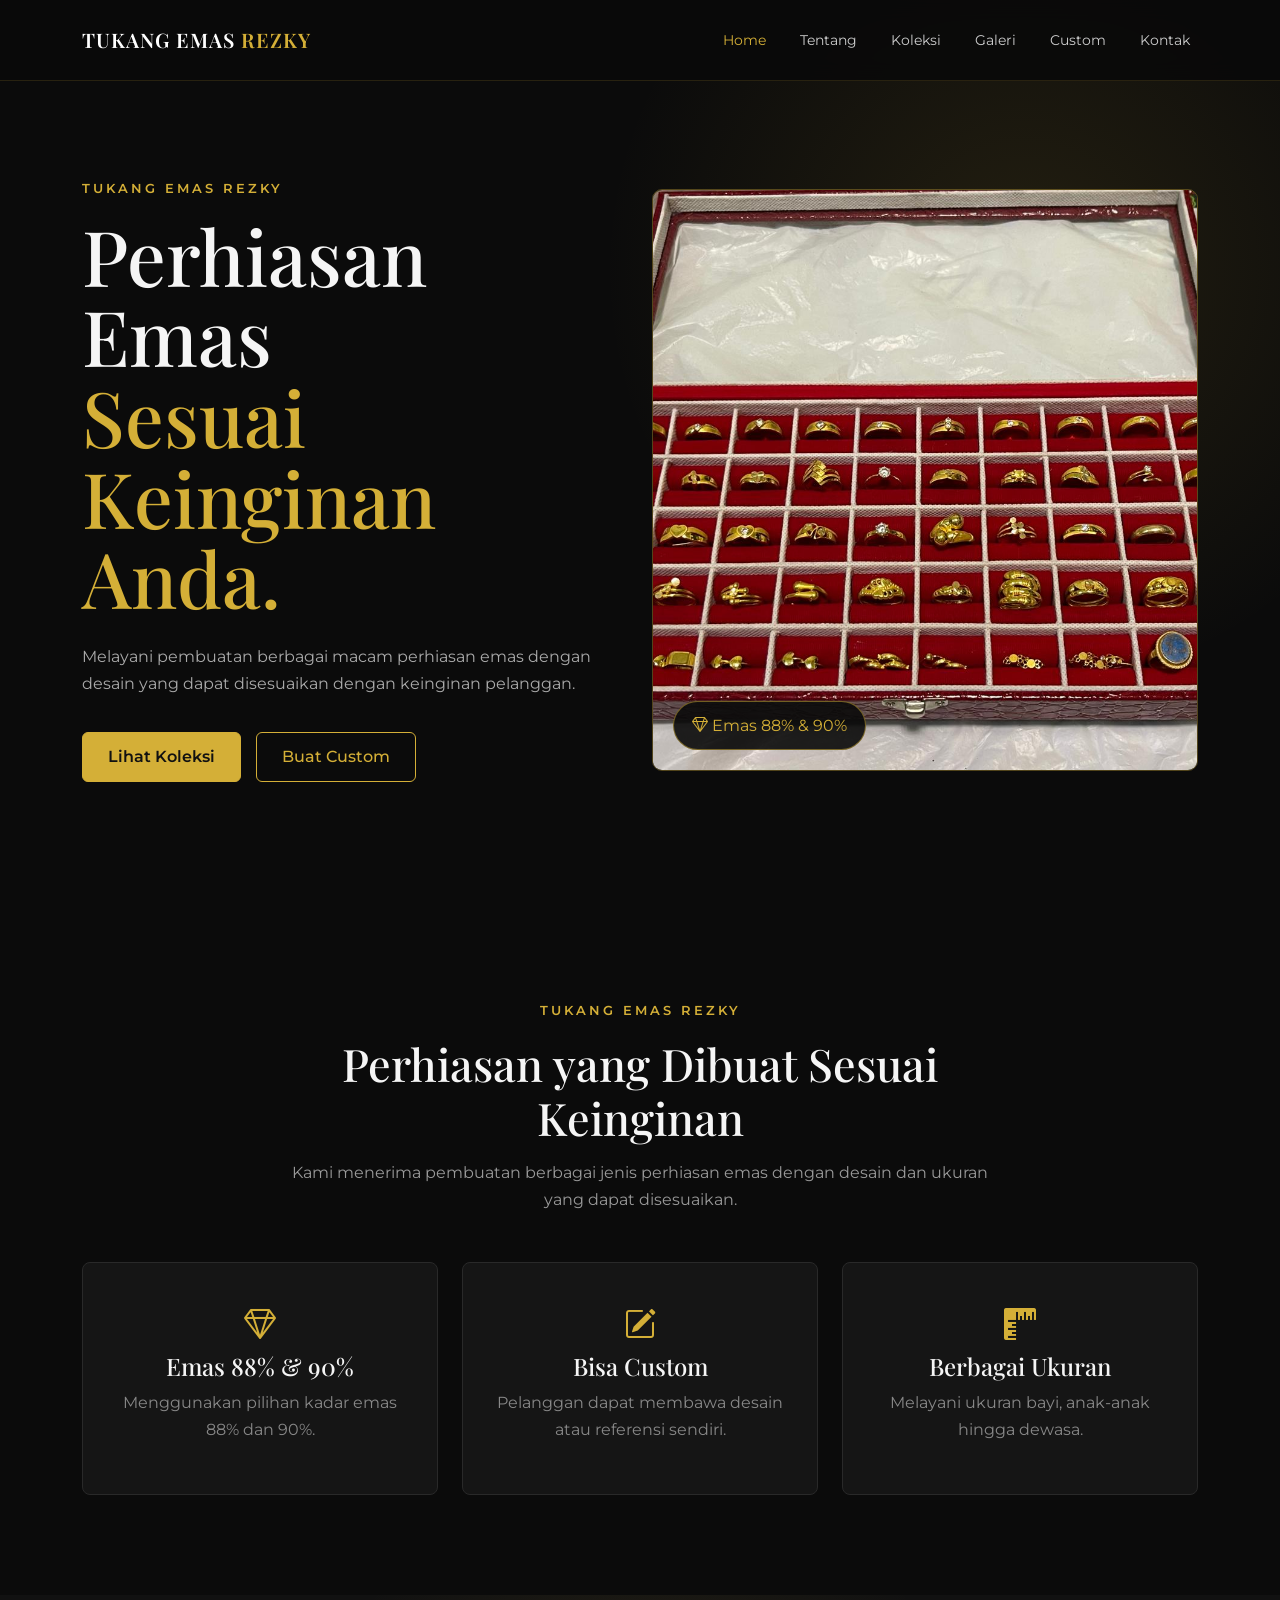
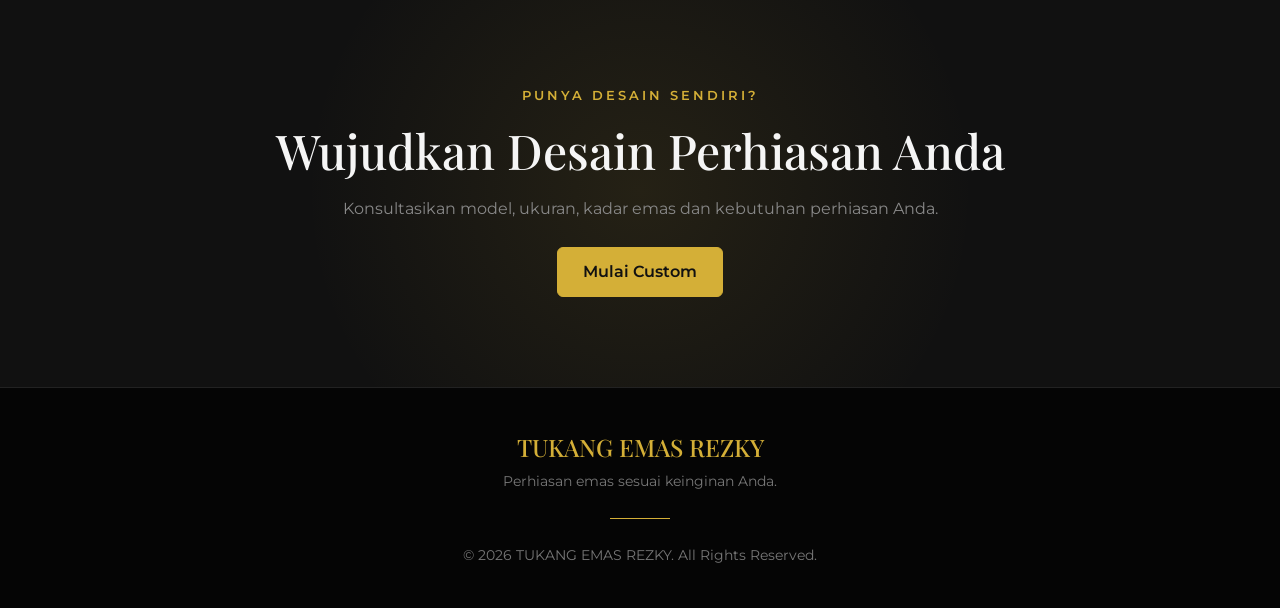
<file: index.html>
<!DOCTYPE html>
<html lang="id">
<head>
    <meta charset="UTF-8">
    <meta name="viewport" content="width=device-width, initial-scale=1.0">

    <title>TUKANG EMAS REZKY | Beranda</title>

    <link href="https://cdn.jsdelivr.net/npm/bootstrap@5.3.3/dist/css/bootstrap.min.css" rel="stylesheet">

    <link rel="stylesheet" href="https://cdn.jsdelivr.net/npm/bootstrap-icons@1.11.3/font/bootstrap-icons.min.css">

    <link href="https://fonts.googleapis.com/css2?family=Montserrat:wght@300;400;500;600;700&family=Playfair+Display:wght@500;600;700&display=swap" rel="stylesheet">

    <link rel="stylesheet" href="style.css">
</head>

<body>

<!-- NAVBAR -->
<nav class="navbar navbar-expand-lg fixed-top">

    <div class="container">

        <a class="navbar-brand"
           href="index.html">

            TUKANG EMAS
            <span class="brand-gold">REZKY</span>

        </a>


        <button class="navbar-toggler"
                type="button"
                data-bs-toggle="collapse"
                data-bs-target="#navbarNav">

            <span class="navbar-toggler-icon"></span>

        </button>


        <div class="collapse navbar-collapse"
             id="navbarNav">

            <ul class="navbar-nav ms-auto">

                <li class="nav-item">
                    <a class="nav-link active"
                       href="index.html">
                        Home
                    </a>
                </li>

                <li class="nav-item">
                    <a class="nav-link"
                       href="tentang.html">
                        Tentang
                    </a>
                </li>

                <li class="nav-item">
                    <a class="nav-link"
                       href="koleksi.html">
                        Koleksi
                    </a>
                </li>

                <li class="nav-item">
                    <a class="nav-link"
                       href="galeri.html">
                        Galeri
                    </a>
                </li>

                <li class="nav-item">
                    <a class="nav-link"
                       href="estimasi.html">
                        Custom
                    </a>
                </li>

                <li class="nav-item">
                    <a class="nav-link"
                       href="kontak.html">
                        Kontak
                    </a>
                </li>

            </ul>

        </div>

    </div>

</nav>


<!-- HERO -->
<section class="hero">

    <div class="container">

        <div class="row align-items-center">

            <div class="col-lg-6 hero-content">

                <p class="small-title">
                    TUKANG EMAS REZKY
                </p>

                <h1>
                    Perhiasan Emas
                    <span>Sesuai Keinginan Anda.</span>
                </h1>

                <p class="hero-text">
                    Melayani pembuatan berbagai macam perhiasan emas
                    dengan desain yang dapat disesuaikan dengan
                    keinginan pelanggan.
                </p>

                <div class="hero-buttons">

                    <a href="koleksi.html" class="btn btn-gold">
                        Lihat Koleksi
                    </a>

                    <a href="estimasi.html" class="btn btn-outline-gold">
                        Buat Custom
                    </a>

                </div>

            </div>


            <div class="col-lg-6">

                <div class="hero-image">

                    <img src="images/index.jpeg" alt="Perhiasan emas TUKANG EMAS REZKY">

                    <div class="hero-badge">
                        <i class="bi bi-gem"></i>
                        Emas 88% & 90%
                    </div>

                </div>

            </div>

        </div>

    </div>

</section>


<!-- PENGENALAN -->
<section class="section">

    <div class="container">

        <div class="section-heading text-center">

            <p class="small-title">
                TUKANG EMAS REZKY
            </p>

            <h2>
                Perhiasan yang Dibuat Sesuai Keinginan
            </h2>

            <p>
                Kami menerima pembuatan berbagai jenis perhiasan
                emas dengan desain dan ukuran yang dapat disesuaikan.
            </p>

        </div>


        <div class="row g-4 mt-4">

            <div class="col-md-4">

                <div class="home-feature">

                    <i class="bi bi-gem"></i>

                    <h4>
                        Emas 88% & 90%
                    </h4>

                    <p>
                        Menggunakan pilihan kadar emas 88% dan 90%.
                    </p>

                </div>

            </div>


            <div class="col-md-4">

                <div class="home-feature">

                    <i class="bi bi-pencil-square"></i>

                    <h4>
                        Bisa Custom
                    </h4>

                    <p>
                        Pelanggan dapat membawa desain atau
                        referensi sendiri.
                    </p>

                </div>

            </div>


            <div class="col-md-4">

                <div class="home-feature">

                    <i class="bi bi-rulers"></i>

                    <h4>
                        Berbagai Ukuran
                    </h4>

                    <p>
                        Melayani ukuran bayi, anak-anak hingga dewasa.
                    </p>

                </div>

            </div>

        </div>

    </div>

</section>


<!-- CTA -->
<section class="cta-section">

    <div class="container text-center">

        <p class="small-title">
            PUNYA DESAIN SENDIRI?
        </p>

        <h2>
            Wujudkan Desain Perhiasan Anda
        </h2>

        <p>
            Konsultasikan model, ukuran, kadar emas dan kebutuhan
            perhiasan Anda.
        </p>

        <a href="estimasi.html" class="btn btn-gold">
            Mulai Custom
        </a>

    </div>

</section>


<!-- FOOTER -->
<footer>

    <div class="container text-center">

        <h4>TUKANG EMAS REZKY</h4>

        <p>
            Perhiasan emas sesuai keinginan Anda.
        </p>

        <div class="footer-line"></div>

        <p class="copyright">
            © 2026 TUKANG EMAS REZKY. All Rights Reserved.
        </p>

    </div>

</footer>


<script src="https://cdn.jsdelivr.net/npm/bootstrap@5.3.3/dist/js/bootstrap.bundle.min.js"></script>

<script src="https://code.jquery.com/jquery-3.7.1.min.js"></script>

<script src="script.js"></script>

</body>
</html>
</file>
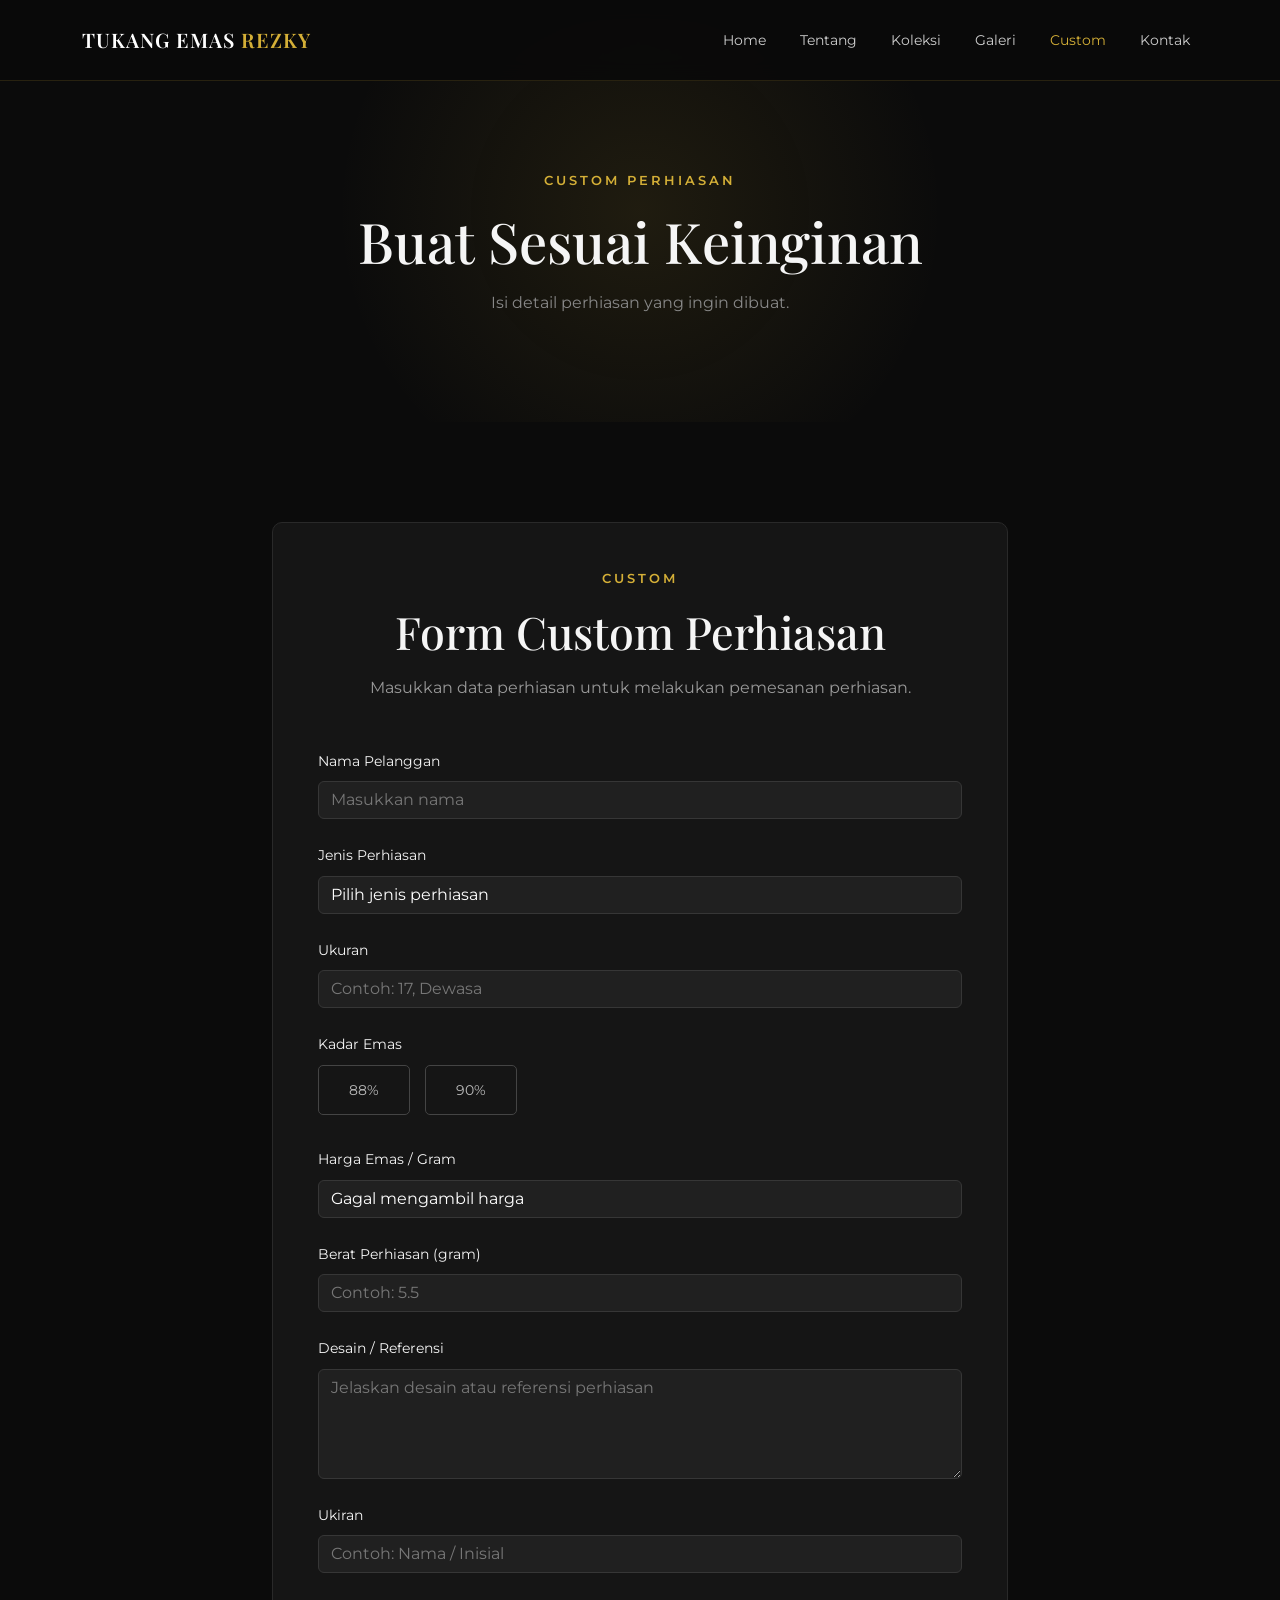
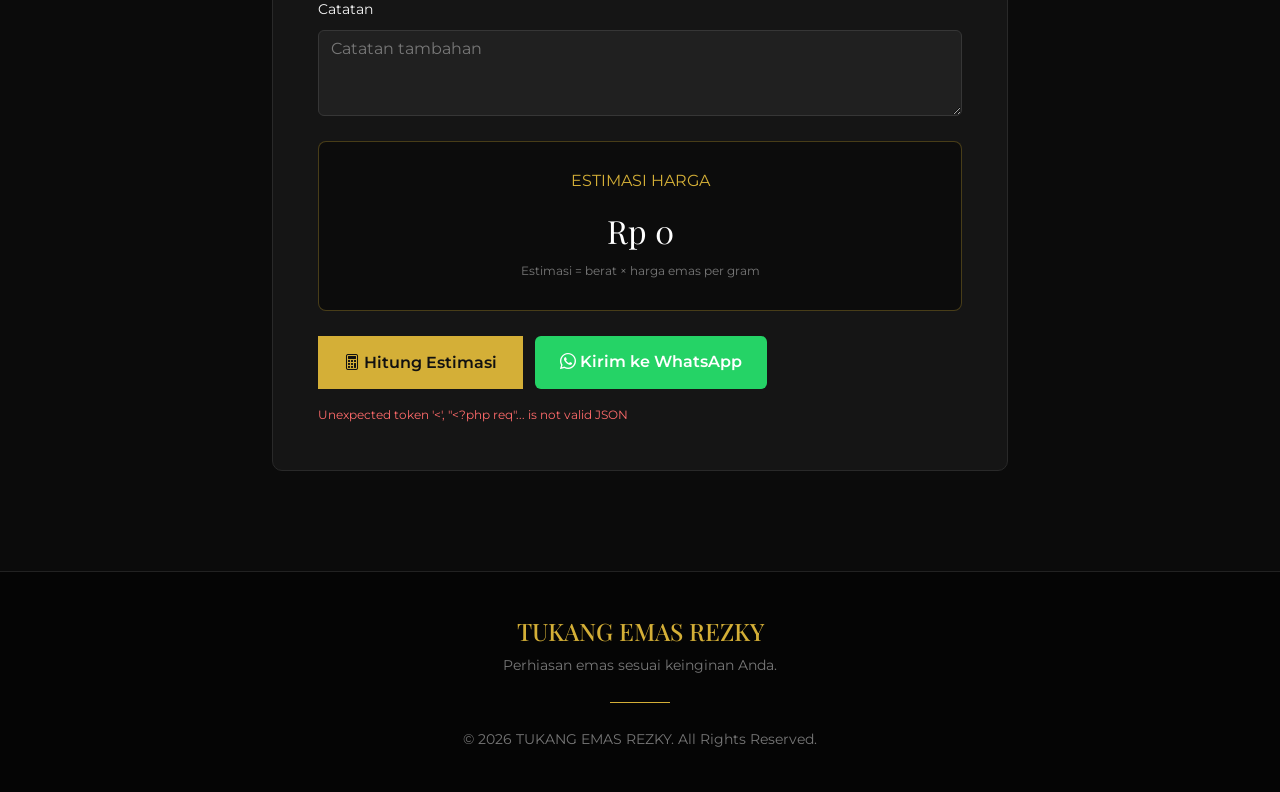
<file: estimasi.html>
<!DOCTYPE html>
<html lang="id">

<head>

    <meta charset="UTF-8">

    <meta name="viewport"
          content="width=device-width, initial-scale=1.0">

    <title>TUKANG EMAS REZKY | Custom Perhiasan</title>

    <!-- Google Font -->
    <link rel="preconnect"
          href="https://fonts.googleapis.com">

    <link rel="preconnect"
          href="https://fonts.gstatic.com"
          crossorigin>

    <link href="https://fonts.googleapis.com/css2?family=Montserrat:wght@400;500;600;700&family=Playfair+Display:wght@500;600;700&display=swap"
          rel="stylesheet">

    <!-- Bootstrap -->
    <link href="https://cdn.jsdelivr.net/npm/bootstrap@5.3.3/dist/css/bootstrap.min.css"
          rel="stylesheet">

    <!-- Bootstrap Icons -->
    <link href="https://cdn.jsdelivr.net/npm/bootstrap-icons@1.11.3/font/bootstrap-icons.min.css"
          rel="stylesheet">

    <!-- CSS WEBSITE LAMA -->
    <link rel="stylesheet" href="style.css">

</head>


<body>


<!-- NAVBAR -->

<nav class="navbar navbar-expand-lg fixed-top">

    <div class="container">

        <a class="navbar-brand"
           href="index.html">

            TUKANG EMAS
            <span class="brand-gold">REZKY</span>

        </a>


        <button class="navbar-toggler"
                type="button"
                data-bs-toggle="collapse"
                data-bs-target="#navbarNav">

            <span class="navbar-toggler-icon"></span>

        </button>


        <div class="collapse navbar-collapse"
             id="navbarNav">

            <ul class="navbar-nav ms-auto">

                <li class="nav-item">
                    <a class="nav-link"
                       href="index.html">
                        Home
                    </a>
                </li>

                <li class="nav-item">
                    <a class="nav-link"
                       href="tentang.html">
                        Tentang
                    </a>
                </li>

                <li class="nav-item">
                    <a class="nav-link"
                       href="koleksi.html">
                        Koleksi
                    </a>
                </li>

                <li class="nav-item">
                    <a class="nav-link"
                       href="galeri.html">
                        Galeri
                    </a>
                </li>

                <li class="nav-item">
                    <a class="nav-link active"
                       href="estimasi.html">
                        Custom
                    </a>
                </li>

                <li class="nav-item">
                    <a class="nav-link"
                       href="kontak.html">
                        Kontak
                    </a>
                </li>

            </ul>

        </div>

    </div>

</nav>



<!-- HEADER -->

<section class="page-header">

    <div class="container text-center">

        <p class="small-title">
            CUSTOM PERHIASAN
        </p>

        <h1>
            Buat Sesuai Keinginan
        </h1>

        <p>
            Isi detail perhiasan yang ingin dibuat.
        </p>

    </div>

</section>




<!-- FORM -->

<section class="section">

    <div class="container">

        <div class="row justify-content-center">

            <div class="col-lg-8">

                <div class="custom-form-card">

                    <div class="section-heading text-center mb-5">

                        <p class="small-title">
                            CUSTOM
                        </p>

                        <h2>
                            Form Custom Perhiasan
                        </h2>

                        <p>
                            Masukkan data perhiasan untuk melakukan
                            pemesanan perhiasan.
                        </p>

                    </div>


                    <form id="estimasiForm">


                        <!-- NAMA -->

                        <div class="mb-4">

                            <label for="nama">
                                Nama Pelanggan
                            </label>

                            <input
                                type="text"
                                id="nama"
                                class="form-control"
                                placeholder="Masukkan nama"
                                required
                            >

                        </div>


                        <!-- JENIS -->

                        <div class="mb-4">

                            <label for="jenisPerhiasan">
                                Jenis Perhiasan
                            </label>

                            <select
                                id="jenisPerhiasan"
                                class="form-select"
                                required
                            >

                                <option value="">
                                    Pilih jenis perhiasan
                                </option>

                                <option value="Cincin">
                                    Cincin
                                </option>

                                <option value="Anting">
                                    Anting
                                </option>

                                <option value="Kalung">
                                    Kalung
                                </option>

                                <option value="Gelang">
                                    Gelang
                                </option>

                                <option value="Liontin">
                                    Liontin
                                </option>

                            </select>

                        </div>


                        <!-- UKURAN -->

                        <div class="mb-4">

                            <label for="ukuran">
                                Ukuran
                            </label>

                            <input
                                type="text"
                                id="ukuran"
                                class="form-control"
                                placeholder="Contoh: 17, Dewasa"
                                required
                            >

                        </div>


                        <!-- KADAR -->

                        <div class="mb-4">

                            <label>
                                Kadar Emas
                            </label>

                            <div class="purity-options">

                                <label class="purity-option">

                                    <input
                                        type="radio"
                                        name="kadar"
                                        value="88%"
                                        required
                                    >

                                    <span>
                                        88%
                                    </span>

                                </label>


                                <label class="purity-option">

                                    <input
                                        type="radio"
                                        name="kadar"
                                        value="90%"
                                    >

                                    <span>
                                        90%
                                    </span>

                                </label>

                            </div>

                        </div>


                        <!-- HARGA EMAS -->

                        <div class="mb-4">

                            <label for="hargaEmas">
                                Harga Emas / Gram
                            </label>

                            <input
                                type="text"
                                id="hargaEmas"
                                class="form-control"
                                readonly
                                placeholder="Mengambil harga..."
                            >

                        </div>


                        <!-- BERAT -->

                        <div class="mb-4">

                            <label for="berat">
                                Berat Perhiasan (gram)
                            </label>

                            <input
                                type="number"
                                id="berat"
                                class="form-control"
                                min="0.01"
                                step="0.01"
                                placeholder="Contoh: 5.5"
                                required
                            >

                        </div>


                        <!-- DESAIN -->

                        <div class="mb-4">

                            <label for="desain">
                                Desain / Referensi
                            </label>

                            <textarea
                                id="desain"
                                class="form-control"
                                rows="4"
                                placeholder="Jelaskan desain atau referensi perhiasan"
                            ></textarea>

                        </div>


                        <!-- UKIRAN -->

                        <div class="mb-4">

                            <label for="ukiran">
                                Ukiran
                            </label>

                            <input
                                type="text"
                                id="ukiran"
                                class="form-control"
                                placeholder="Contoh: Nama / Inisial"
                            >

                        </div>


                        <!-- CATATAN -->

                        <div class="mb-4">

                            <label for="catatan">
                                Catatan
                            </label>

                            <textarea
                                id="catatan"
                                class="form-control"
                                rows="3"
                                placeholder="Catatan tambahan"
                            ></textarea>

                        </div>


                        <!-- HASIL -->

                        <div class="estimate-box">

                            <div class="estimate-title">
                                ESTIMASI HARGA
                            </div>

                            <div
                                id="estimasiHasil"
                                class="estimate-result"
                            >
                                Rp 0
                            </div>

                            <p>
                                Estimasi = berat × harga emas per gram
                            </p>

                        </div>


                        <!-- BUTTON -->

                        <div class="form-buttons">

                            <button
                                type="button"
                                id="btnHitung"
                                class="btn-gold"
                            >
                                <i class="bi bi-calculator"></i>
                                Hitung Estimasi
                            </button>

                            <button
                                type="submit"
                                class="btn btn-whatsapp"
                            >

                                <i class="bi bi-whatsapp"></i>

                                Kirim ke WhatsApp

                            </button>

                        </div>


                        <div
                            id="pesan"
                            class="error-message mt-3"
                        ></div>


                    </form>

                </div>

            </div>

        </div>

    </div>

</section>



<!-- FOOTER -->

<footer>

    <div class="container text-center">

        <h4>TUKANG EMAS REZKY</h4>

        <p>
            Perhiasan emas sesuai keinginan Anda.
        </p>

        <div class="footer-line"></div>

        <p class="copyright">
            © 2026 TUKANG EMAS REZKY. All Rights Reserved.
        </p>

    </div>

</footer>



<script>

const hargaEmasInput = document.getElementById("hargaEmas");
const kadarInputs = document.querySelectorAll('input[name="kadar"]');
const beratInput = document.getElementById("berat");
const hasil = document.getElementById("estimasiHasil");
const pesan = document.getElementById("pesan");
const form = document.getElementById("estimasiForm");

let harga88 = 0;
let harga90 = 0;
let hargaTerpilih = 0;
let estimasi = 0;


/*
|--------------------------------------------------------------------------
| AMBIL HARGA EMAS
|--------------------------------------------------------------------------
*/

async function ambilHargaEmas() {

    try {

        const response = await fetch("proses/get-harga.php");

        if (!response.ok) {
            throw new Error(
                "Server harga emas tidak dapat diakses."
            );
        }

        const data = await response.json();

        if (data.status !== "success") {

            throw new Error(
                data.message ||
                "Harga emas gagal diambil."
            );

        }

        harga88 = Number(data.harga_88);
        harga90 = Number(data.harga_90);

        /*
        |--------------------------------------------------------------
        | Otomatis pilih 88% ketika halaman pertama kali dibuka
        |--------------------------------------------------------------
        */

        const kadar88 =
            document.querySelector(
                'input[name="kadar"][value="88%"]'
            );

        if (kadar88) {
            kadar88.checked = true;
        }

        updateHarga();

    } catch (error) {

        console.error(error);

        hargaEmasInput.value =
            "Gagal mengambil harga";

        pesan.textContent =
            error.message;

        pesan.style.color =
            "#ff6b6b";

    }

}


/*
|--------------------------------------------------------------------------
| UPDATE HARGA SESUAI KADAR
|--------------------------------------------------------------------------
*/

function updateHarga() {

    const kadar =
        document.querySelector(
            'input[name="kadar"]:checked'
        );

    if (!kadar) {

        hargaEmasInput.value = "";
        hargaTerpilih = 0;

        return;

    }

    if (kadar.value === "88%") {

        hargaTerpilih = harga88;

    } else if (kadar.value === "90%") {

        hargaTerpilih = harga90;

    }

    hargaEmasInput.value =
        formatRupiah(hargaTerpilih);

}


/*
|--------------------------------------------------------------------------
| HITUNG ESTIMASI
|--------------------------------------------------------------------------
*/

function hitungEstimasi() {

    pesan.textContent = "";
    pesan.style.color = "";

    if (hargaTerpilih <= 0) {

        pesan.textContent =
            "Harga emas belum tersedia.";

        pesan.style.color =
            "#ff6b6b";

        return false;

    }

    const berat =
        Number(beratInput.value);

    if (berat <= 0) {

        pesan.textContent =
            "Masukkan berat perhiasan.";

        pesan.style.color =
            "#ff6b6b";

        return false;

    }

    estimasi =
        berat * hargaTerpilih;

    hasil.textContent =
        formatRupiah(estimasi);

    return true;

}


/*
|--------------------------------------------------------------------------
| FORMAT RUPIAH
|--------------------------------------------------------------------------
*/

function formatRupiah(angka) {

    return new Intl.NumberFormat(
        "id-ID",
        {
            style: "currency",
            currency: "IDR",
            maximumFractionDigits: 0
        }
    ).format(angka);

}


/*
|--------------------------------------------------------------------------
| AMBIL DATA FORM
|--------------------------------------------------------------------------
*/

function ambilDataPesanan() {

    const nama =
        document.getElementById("nama")
            .value
            .trim();

    const jenisPerhiasan =
        document.getElementById("jenisPerhiasan")
            .value;

    const ukuran =
        document.getElementById("ukuran")
            .value
            .trim();

    const kadarElement =
        document.querySelector(
            'input[name="kadar"]:checked'
        );

    const kadar =
        kadarElement
            ? kadarElement.value
            : "";

    const berat =
        Number(beratInput.value);

    const desain =
        document.getElementById("desain")
            .value
            .trim();

    const ukiran =
        document.getElementById("ukiran")
            .value
            .trim();

    const catatan =
        document.getElementById("catatan")
            .value
            .trim();


    return {

        nama: nama,

        jenis_perhiasan:
            jenisPerhiasan,

        ukuran: ukuran,

        kadar: kadar,

        berat: berat,

        harga_emas:
            hargaTerpilih,

        desain:
            desain || "-",

        ukiran:
            ukiran || "-",

        catatan:
            catatan || "-",

        estimasi:
            estimasi

    };

}


/*
|--------------------------------------------------------------------------
| VALIDASI
|--------------------------------------------------------------------------
*/

function validasiPesanan(data) {

    if (!data.nama) {

        pesan.textContent =
            "Nama pelanggan wajib diisi.";

        return false;

    }

    if (!data.jenis_perhiasan) {

        pesan.textContent =
            "Silakan pilih jenis perhiasan.";

        return false;

    }

    if (!data.ukuran) {

        pesan.textContent =
            "Ukuran wajib diisi.";

        return false;

    }

    if (!data.kadar) {

        pesan.textContent =
            "Silakan pilih kadar emas.";

        return false;

    }

    if (data.berat <= 0) {

        pesan.textContent =
            "Masukkan berat perhiasan.";

        return false;

    }

    if (hargaTerpilih <= 0) {

        pesan.textContent =
            "Harga emas belum tersedia.";

        return false;

    }

    if (estimasi <= 0) {

        if (!hitungEstimasi()) {
            return false;
        }

    }

    return true;

}


/*
|--------------------------------------------------------------------------
| SIMPAN PESANAN KE DATABASE
|--------------------------------------------------------------------------
*/

async function simpanPesanan(data) {

    const response =
        await fetch(
            "proses/simpan-pesanan.php",
            {
                method: "POST",

                headers: {
                    "Content-Type":
                        "application/json"
                },

                body:
                    JSON.stringify(data)
            }
        );


    const responseText =
        await response.text();


    console.log(
        "RESPONS PHP:",
        responseText
    );


    let result;


    try {

        result =
            JSON.parse(responseText);

    } catch (error) {

        console.error(
            "JSON ERROR:",
            error
        );

        throw new Error(
            "PHP tidak mengembalikan JSON. Cek Console browser."
        );

    }


    if (result.status !== "success") {

        throw new Error(
            result.message ||
            "Pesanan gagal disimpan."
        );

    }


    return result;

}


/*
|--------------------------------------------------------------------------
| BUAT PESAN WHATSAPP
|--------------------------------------------------------------------------
*/

function buatPesanWhatsApp(data) {

    const nomorWhatsApp =
        "6285343626789";


    const message =

        "Halo TUKANG EMAS REZKY,\n\n" +

        "Saya ingin melakukan pemesanan/custom perhiasan.\n\n" +

        "*DATA PELANGGAN*\n" +

        "Nama: " +
        data.nama +
        "\n\n" +

        "*DETAIL PERHIASAN*\n" +

        "Jenis: " +
        data.jenis_perhiasan +
        "\n" +

        "Ukuran: " +
        data.ukuran +
        "\n" +

        "Kadar emas: " +
        data.kadar +
        "\n" +

        "Perkiraan berat: " +
        data.berat +
        " gram\n" +

        "Desain/keinginan: " +
        data.desain +
        "\n" +

        "Ukiran/tulisan: " +
        data.ukiran +
        "\n" +

        "Catatan: " +
        data.catatan +
        "\n\n" +

        "*ESTIMASI HARGA*\n" +

        "Harga emas/gram: " +
        formatRupiah(data.harga_emas) +
        "\n" +

        "Estimasi: " +
        formatRupiah(data.estimasi) +
        "\n\n" +

        "Mohon dikonfirmasi kembali " +
        "untuk harga akhir.\n\n" +

        "Terima kasih.";


    return (
        "https://wa.me/" +
        nomorWhatsApp +
        "?text=" +
        encodeURIComponent(message)
    );

}


/*
|--------------------------------------------------------------------------
| EVENT PILIH KADAR
|--------------------------------------------------------------------------
*/

kadarInputs.forEach(
    function(input) {

        input.addEventListener(
            "change",
            function() {

                updateHarga();

                /*
                | Reset estimasi jika kadar berubah
                */

                estimasi = 0;

                hasil.textContent =
                    "Rp 0";

            }
        );

    }
);


/*
|--------------------------------------------------------------------------
| TOMBOL HITUNG ESTIMASI
|--------------------------------------------------------------------------
*/

document
    .getElementById("btnHitung")
    .addEventListener(
        "click",
        function() {

            hitungEstimasi();

        }
    );


/*
|--------------------------------------------------------------------------
| KIRIM PESANAN KE WHATSAPP
|--------------------------------------------------------------------------
*/

form.addEventListener(
    "submit",
    async function(event) {

        event.preventDefault();


        /*
        |--------------------------------------------------------------
        | Bersihkan pesan sebelumnya
        |--------------------------------------------------------------
        */

        pesan.textContent = "";
        pesan.style.color = "";


        /*
        |--------------------------------------------------------------
        | Hitung estimasi
        |--------------------------------------------------------------
        */

        if (!hitungEstimasi()) {
            return;
        }


        /*
        |--------------------------------------------------------------
        | Ambil data
        |--------------------------------------------------------------
        */

        const data =
            ambilDataPesanan();


        /*
        |--------------------------------------------------------------
        | Validasi
        |--------------------------------------------------------------
        */

        if (!validasiPesanan(data)) {
            return;
        }


        try {

            /*
            |----------------------------------------------------------
            | Tampilkan proses
            |----------------------------------------------------------
            */

            pesan.textContent =
                "Menyimpan pesanan...";

            pesan.style.color =
                "#d4af37";


            /*
            |----------------------------------------------------------
            | Simpan ke database
            |----------------------------------------------------------
            */

            const result =
                await simpanPesanan(data);


            /*
            |----------------------------------------------------------
            | Pastikan berhasil
            |----------------------------------------------------------
            */

            if (
                !result ||
                result.status !== "success"
            ) {

                throw new Error(
                    result?.message ||
                    "Pesanan gagal disimpan."
                );

            }


            /*
            |----------------------------------------------------------
            | Buat link WhatsApp
            |----------------------------------------------------------
            */

            const whatsappURL =
                buatPesanWhatsApp(data);


            /*
            |----------------------------------------------------------
            | Beri informasi
            |----------------------------------------------------------
            */

            pesan.textContent =
                "Pesanan berhasil disimpan. Membuka WhatsApp...";

            pesan.style.color =
                "#d4af37";


            /*
            |----------------------------------------------------------
            | Buka WhatsApp
            |----------------------------------------------------------
            */

            window.location.href =
                whatsappURL;


        } catch (error) {

            console.error(
                "ERROR PESANAN:",
                error
            );


            pesan.textContent =
                error.message;

            pesan.style.color =
                "#ff6b6b";

        }

    }
);


/*
|--------------------------------------------------------------------------
| JALANKAN SAAT HALAMAN DIBUKA
|--------------------------------------------------------------------------
*/

ambilHargaEmas();

</script>



<script src="https://cdn.jsdelivr.net/npm/bootstrap@5.3.3/dist/js/bootstrap.bundle.min.js">
</script>

</body>
</html>
</file>
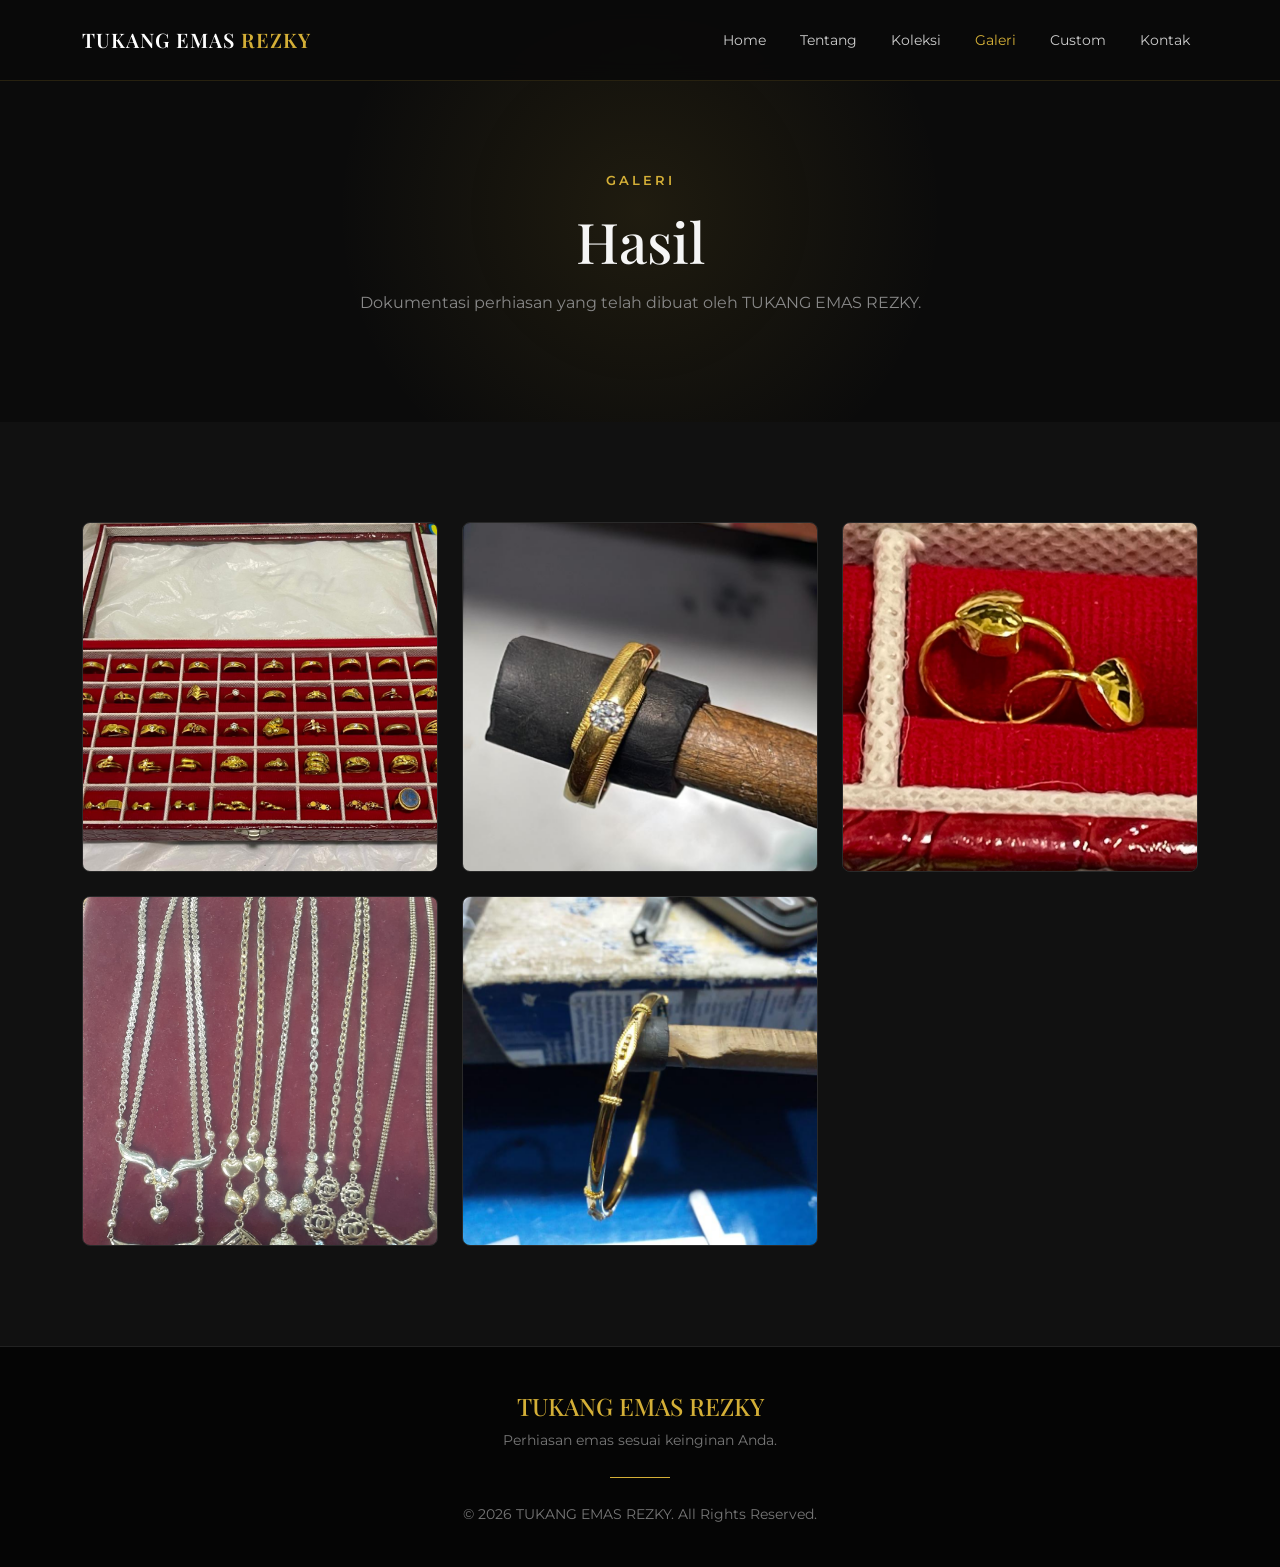
<file: galeri.html>
<!DOCTYPE html>
<html lang="id">
<head>

    <meta charset="UTF-8">
    <meta name="viewport" content="width=device-width, initial-scale=1.0">

    <title>TUKANG EMAS REZKY | Galeri</title>

    <link href="https://cdn.jsdelivr.net/npm/bootstrap@5.3.3/dist/css/bootstrap.min.css" rel="stylesheet">

    <link rel="stylesheet"
    href="https://cdn.jsdelivr.net/npm/bootstrap-icons@1.11.3/font/bootstrap-icons.min.css">

    <link href="https://fonts.googleapis.com/css2?family=Montserrat:wght@300;400;500;600;700&family=Playfair+Display:wght@500;600;700&display=swap" rel="stylesheet">

    <link rel="stylesheet" href="style.css">

</head>

<body>


<!-- NAVBAR -->
<nav class="navbar navbar-expand-lg fixed-top">

    <div class="container">

        <a class="navbar-brand"
           href="index.html">

            TUKANG EMAS
            <span class="brand-gold">REZKY</span>

        </a>


        <button class="navbar-toggler"
                type="button"
                data-bs-toggle="collapse"
                data-bs-target="#navbarNav">

            <span class="navbar-toggler-icon"></span>

        </button>


        <div class="collapse navbar-collapse"
             id="navbarNav">

            <ul class="navbar-nav ms-auto">

                <li class="nav-item">
                    <a class="nav-link"
                       href="index.html">
                        Home
                    </a>
                </li>

                <li class="nav-item">
                    <a class="nav-link"
                       href="tentang.html">
                        Tentang
                    </a>
                </li>

                <li class="nav-item">
                    <a class="nav-link"
                       href="koleksi.html">
                        Koleksi
                    </a>
                </li>

                <li class="nav-item">
                    <a class="nav-link active"
                       href="galeri.html">
                        Galeri
                    </a>
                </li>

                <li class="nav-item">
                    <a class="nav-link"
                       href="estimasi.html">
                        Custom
                    </a>
                </li>

                <li class="nav-item">
                    <a class="nav-link"
                       href="kontak.html">
                        Kontak
                    </a>
                </li>

            </ul>

        </div>

    </div>

</nav>


<!-- HEADER -->
<section class="page-header">

    <div class="container text-center">

        <p class="small-title">
            GALERI
        </p>

        <h1>
            Hasil
        </h1>

        <p>
            Dokumentasi perhiasan yang telah dibuat oleh TUKANG EMAS REZKY.
        </p>

    </div>

</section>


<!-- GALLERY -->
<section class="section section-dark">

    <div class="container">

        <div class="row g-4">


            <div class="col-md-6 col-lg-4">

                <div class="gallery-item">

                    <img src="images/index.jpeg"
                        alt="Hasil perhiasan">

                </div>

            </div>


            <div class="col-md-6 col-lg-4">

                <div class="gallery-item">

                    <img src="images/cincin kawin permata les tengah.jpeg"
                        alt="Cincin emas">

                </div>

            </div>


            <div class="col-md-6 col-lg-4">

                <div class="gallery-item">

                    <img src="images/anting bayi.jpeg"
                        alt="Anting emas">

                </div>

            </div>


            <div class="col-md-6 col-lg-4">

                <div class="gallery-item">

                    <img src="images/kalung.jpeg"
                        alt="Kalung emas">

                </div>

            </div>


            <div class="col-md-6 col-lg-4">

                <div class="gallery-item">

                    <img src="images/gelang geroncong.jpeg"
                        alt="Gelang emas">

                </div>

            </div>

        </div>

    </div>

</section>


<!-- FOOTER -->
<footer>

    <div class="container text-center">

        <h4>TUKANG EMAS REZKY</h4>

        <p>
            Perhiasan emas sesuai keinginan Anda.
        </p>

        <div class="footer-line"></div>

        <p class="copyright">
            © 2026 TUKANG EMAS REZKY. All Rights Reserved.
        </p>

    </div>

</footer>


<script src="https://cdn.jsdelivr.net/npm/bootstrap@5.3.3/dist/js/bootstrap.bundle.min.js"></script>

<script src="https://code.jquery.com/jquery-3.7.1.min.js"></script>

<script src="script.js"></script>

</body>
</html>
</file>
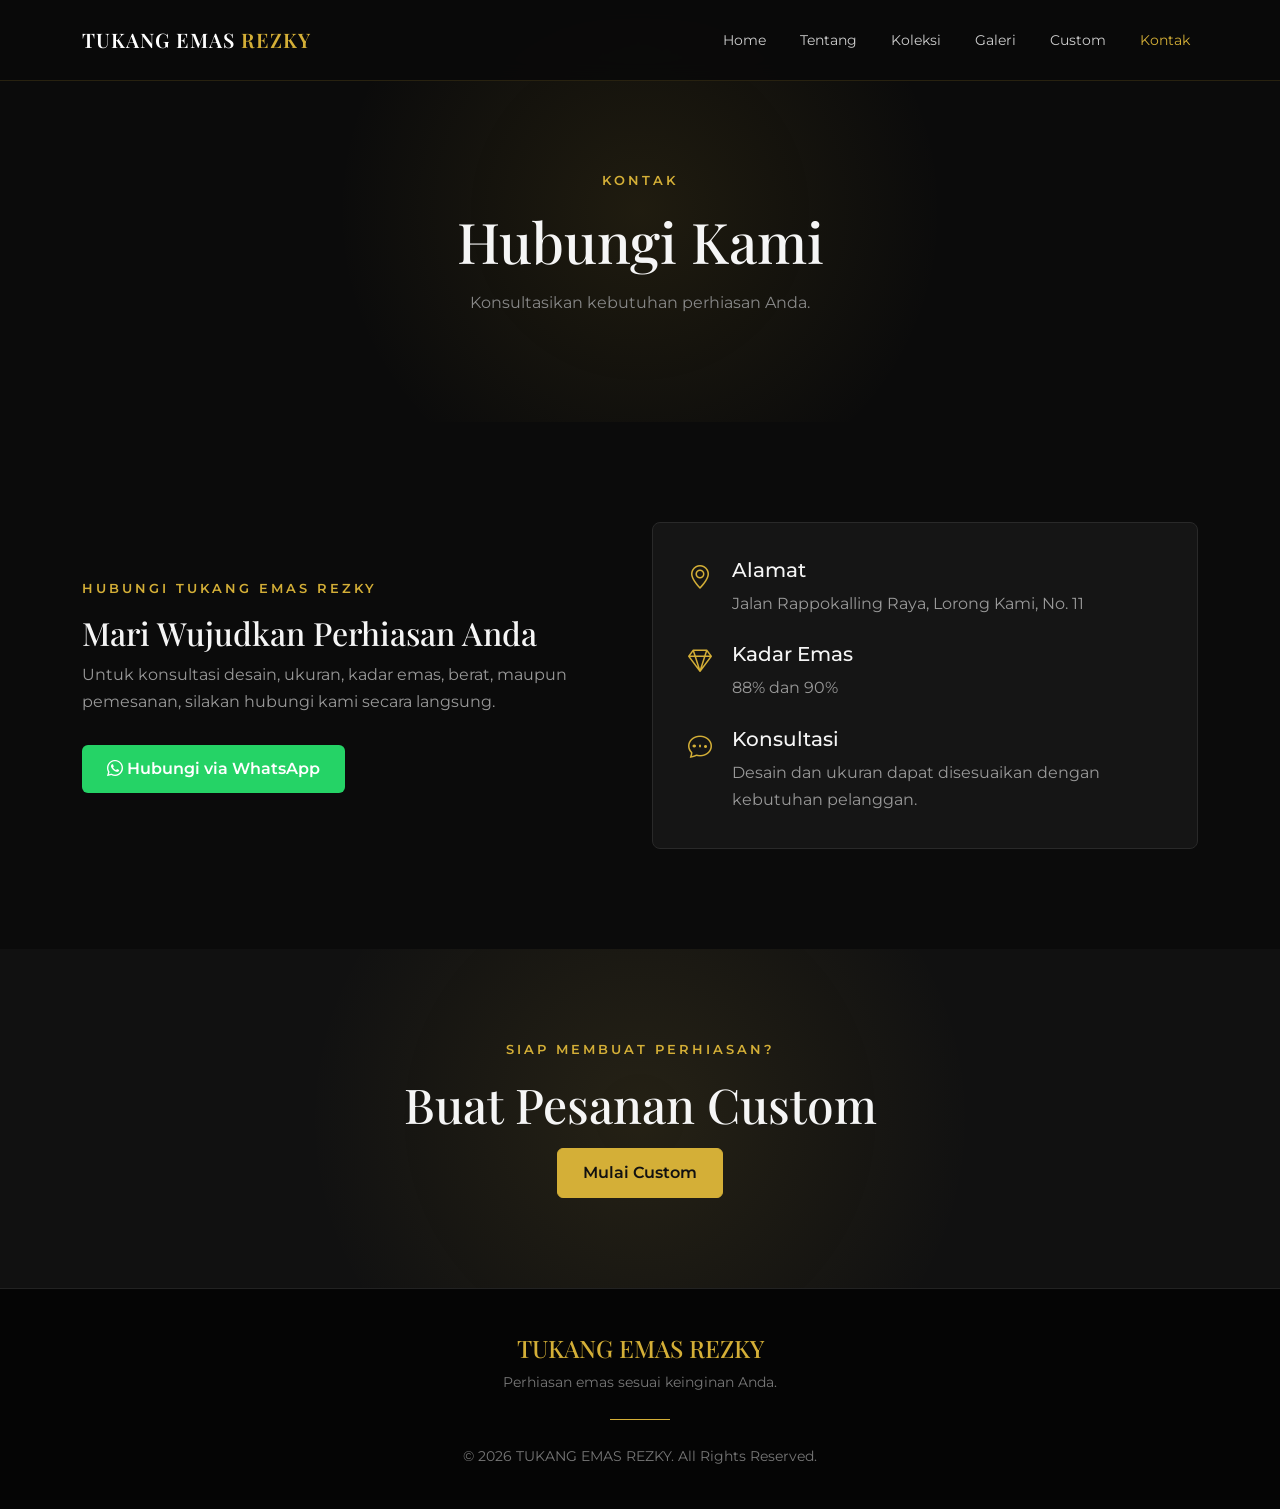
<file: kontak.html>
<!DOCTYPE html>
<html lang="id">
<head>

    <meta charset="UTF-8">
    <meta name="viewport" content="width=device-width, initial-scale=1.0">

    <title>TUKANG EMAS REZKY | Kontak</title>

    <link href="https://cdn.jsdelivr.net/npm/bootstrap@5.3.3/dist/css/bootstrap.min.css" rel="stylesheet">

    <link rel="stylesheet"
          href="https://cdn.jsdelivr.net/npm/bootstrap-icons@1.11.3/font/bootstrap-icons.min.css">

    <link href="https://fonts.googleapis.com/css2?family=Montserrat:wght@300;400;500;600;700&family=Playfair+Display:wght@500;600;700&display=swap" rel="stylesheet">

    <link rel="stylesheet" href="style.css">

</head>

<body>


<!-- NAVBAR -->
<nav class="navbar navbar-expand-lg fixed-top">

    <div class="container">

        <a class="navbar-brand"
           href="index.html">

            TUKANG EMAS
            <span class="brand-gold">REZKY</span>

        </a>


        <button class="navbar-toggler"
                type="button"
                data-bs-toggle="collapse"
                data-bs-target="#navbarNav">

            <span class="navbar-toggler-icon"></span>

        </button>


        <div class="collapse navbar-collapse"
             id="navbarNav">

            <ul class="navbar-nav ms-auto">

                <li class="nav-item">
                    <a class="nav-link"
                       href="index.html">
                        Home
                    </a>
                </li>

                <li class="nav-item">
                    <a class="nav-link"
                       href="tentang.html">
                        Tentang
                    </a>
                </li>

                <li class="nav-item">
                    <a class="nav-link"
                       href="koleksi.html">
                        Koleksi
                    </a>
                </li>

                <li class="nav-item">
                    <a class="nav-link"
                       href="galeri.html">
                        Galeri
                    </a>
                </li>

                <li class="nav-item">
                    <a class="nav-link"
                       href="estimasi.html">
                        Custom
                    </a>
                </li>

                <li class="nav-item">
                    <a class="nav-link active"
                       href="kontak.html">
                        Kontak
                    </a>
                </li>

            </ul>

        </div>

    </div>

</nav>


<!-- HEADER -->
<section class="page-header">

    <div class="container text-center">

        <p class="small-title">
            KONTAK
        </p>

        <h1>
            Hubungi Kami
        </h1>

        <p>
            Konsultasikan kebutuhan perhiasan Anda.
        </p>

    </div>

</section>


<!-- CONTACT -->
<section class="section">

    <div class="container">

        <div class="row align-items-center">


            <div class="col-lg-6">

                <p class="small-title">
                    HUBUNGI TUKANG EMAS REZKY
                </p>

                <h2>
                    Mari Wujudkan Perhiasan Anda
                </h2>

                <p class="contact-description">
                    Untuk konsultasi desain, ukuran, kadar emas,
                    berat, maupun pemesanan, silakan hubungi kami
                    secara langsung.
                </p>


                <a href="https://wa.me/6285343626789"
                target="_blank"
                class="btn btn-whatsapp">

                    <i class="bi bi-whatsapp"></i>

                    Hubungi via WhatsApp

                </a>

            </div>


            <div class="col-lg-6 mt-5 mt-lg-0">

                <div class="contact-card">


                    <div class="contact-item">

                        <i class="bi bi-geo-alt"></i>

                        <div>

                            <h5>
                                Alamat
                            </h5>

                            <p>
                                Jalan Rappokalling Raya,
                                Lorong Kami, No. 11
                            </p>

                        </div>

                    </div>


                    <div class="contact-item">

                        <i class="bi bi-gem"></i>

                        <div>

                            <h5>
                                Kadar Emas
                            </h5>

                            <p>
                                88% dan 90%
                            </p>

                        </div>

                    </div>


                    <div class="contact-item">

                        <i class="bi bi-chat-dots"></i>

                        <div>

                            <h5>
                                Konsultasi
                            </h5>

                            <p>
                                Desain dan ukuran dapat disesuaikan
                                dengan kebutuhan pelanggan.
                            </p>

                        </div>

                    </div>


                </div>

            </div>

        </div>

    </div>

</section>


<!-- CTA -->
<section class="cta-section">

    <div class="container text-center">

        <p class="small-title">
            SIAP MEMBUAT PERHIASAN?
        </p>

        <h2>
            Buat Pesanan Custom
        </h2>

        <a href="estimasi.html"
        class="btn btn-gold">

            Mulai Custom

        </a>

    </div>

</section>


<!-- FOOTER -->
<footer>

    <div class="container text-center">

        <h4>TUKANG EMAS REZKY</h4>

        <p>
            Perhiasan emas sesuai keinginan Anda.
        </p>

        <div class="footer-line"></div>

        <p class="copyright">
            © 2026 TUKANG EMAS REZKY. All Rights Reserved.
        </p>

    </div>

</footer>


<script src="https://cdn.jsdelivr.net/npm/bootstrap@5.3.3/dist/js/bootstrap.bundle.min.js"></script>

<script src="https://code.jquery.com/jquery-3.7.1.min.js"></script>

<script src="script.js"></script>

</body>
</html>
</file>
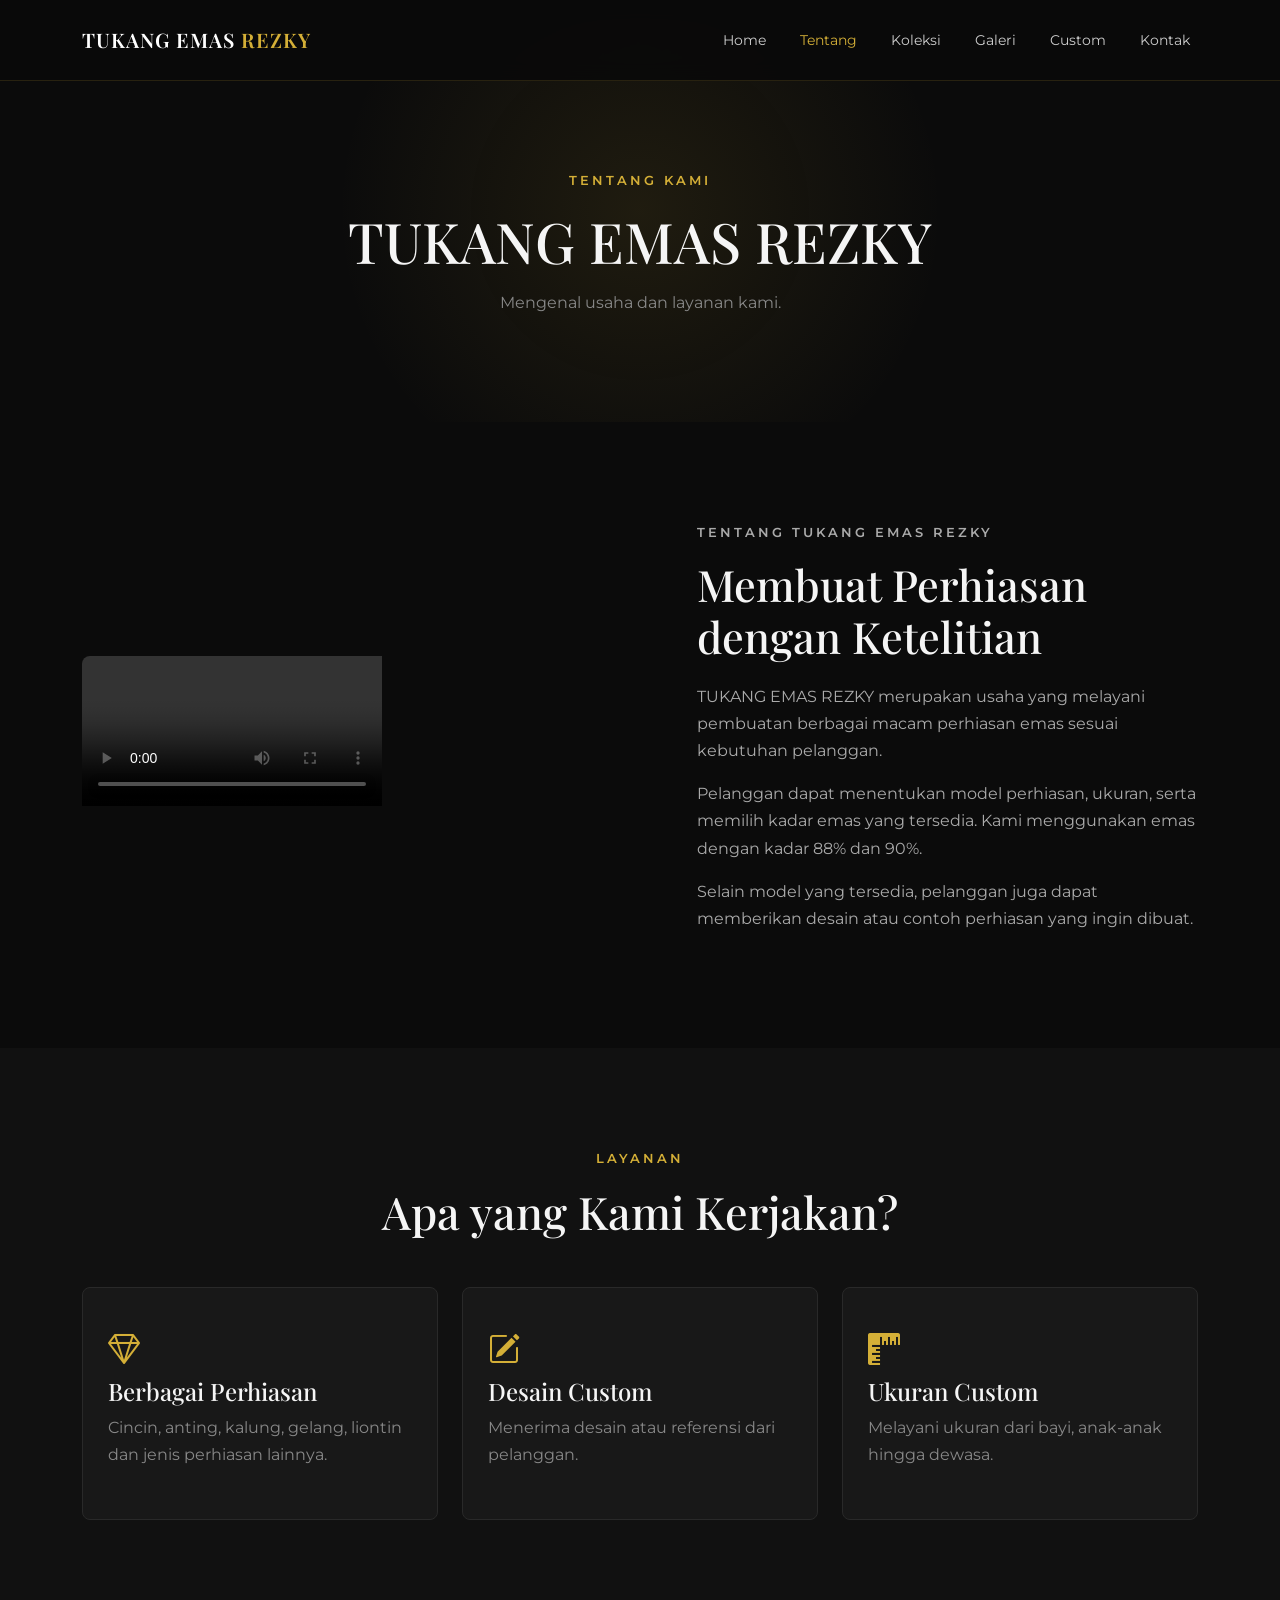
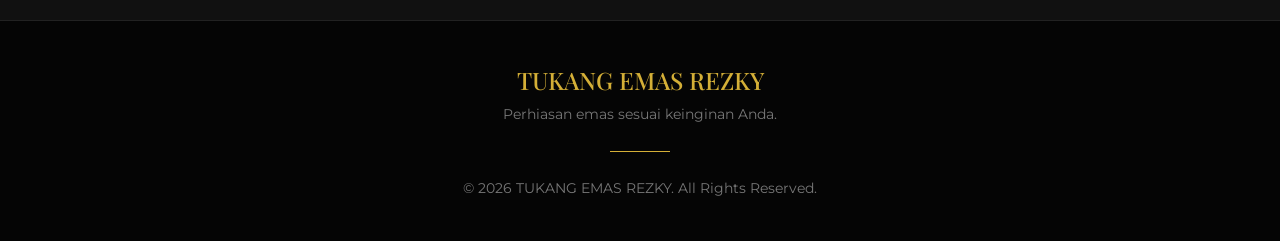
<file: tentang.html>
<!DOCTYPE html>
<html lang="id">
<head>

    <meta charset="UTF-8">
    <meta name="viewport" content="width=device-width, initial-scale=1.0">

    <title>TUKANG EMAS REZKY | Tentang Kami</title>

    <link href="https://cdn.jsdelivr.net/npm/bootstrap@5.3.3/dist/css/bootstrap.min.css" rel="stylesheet">

    <link rel="stylesheet" href="https://cdn.jsdelivr.net/npm/bootstrap-icons@1.11.3/font/bootstrap-icons.min.css">

    <link href="https://fonts.googleapis.com/css2?family=Montserrat:wght@300;400;500;600;700&family=Playfair+Display:wght@500;600;700&display=swap" rel="stylesheet">

    <link rel="stylesheet" href="style.css">

</head>

<body>


<!-- NAVBAR -->
<nav class="navbar navbar-expand-lg fixed-top">

    <div class="container">

        <a class="navbar-brand"
           href="index.html">

            TUKANG EMAS
            <span class="brand-gold">REZKY</span>

        </a>


        <button class="navbar-toggler"
                type="button"
                data-bs-toggle="collapse"
                data-bs-target="#navbarNav">

            <span class="navbar-toggler-icon"></span>

        </button>


        <div class="collapse navbar-collapse"
             id="navbarNav">

            <ul class="navbar-nav ms-auto">

                <li class="nav-item">
                    <a class="nav-link"
                       href="index.html">
                        Home
                    </a>
                </li>

                <li class="nav-item">
                    <a class="nav-link active"
                       href="tentang.html">
                        Tentang
                    </a>
                </li>

                <li class="nav-item">
                    <a class="nav-link"
                       href="koleksi.html">
                        Koleksi
                    </a>
                </li>

                <li class="nav-item">
                    <a class="nav-link"
                       href="galeri.html">
                        Galeri
                    </a>
                </li>

                <li class="nav-item">
                    <a class="nav-link"
                       href="estimasi.html">
                        Custom
                    </a>
                </li>

                <li class="nav-item">
                    <a class="nav-link"
                       href="kontak.html">
                        Kontak
                    </a>
                </li>

            </ul>

        </div>

    </div>

</nav>


<!-- PAGE HEADER -->
<section class="page-header">

    <div class="container text-center">

        <p class="small-title">
            TENTANG KAMI
        </p>

        <h1>
            TUKANG EMAS REZKY
        </h1>

        <p>
            Mengenal usaha dan layanan kami.
        </p>

    </div>

</section>


<!-- ABOUT -->
<section class="section">

    <div class="container">

        <div class="row align-items-center">

            <div class="col-lg-6">

            <div class="about-image">
                <video controls class="about-video">
                    <source src="images/workshop.mp4" type="video/mp4">
                    Browser Anda tidak mendukung pemutaran video.
                </video>
            </div>

        </div>


            <div class="col-lg-6">

                <div class="about-content">

                    <p class="small-title">
                        TENTANG TUKANG EMAS REZKY
                    </p>

                    <h2>
                        Membuat Perhiasan dengan Ketelitian
                    </h2>

                    <p>
                        TUKANG EMAS REZKY merupakan usaha yang
                        melayani pembuatan berbagai macam perhiasan
                        emas sesuai kebutuhan pelanggan.
                    </p>

                    <p>
                        Pelanggan dapat menentukan model perhiasan,
                        ukuran, serta memilih kadar emas yang tersedia.
                        Kami menggunakan emas dengan kadar 88% dan 90%.
                    </p>

                    <p>
                        Selain model yang tersedia, pelanggan juga
                        dapat memberikan desain atau contoh perhiasan
                        yang ingin dibuat.
                    </p>

                </div>

            </div>

        </div>

    </div>

</section>


<!-- LAYANAN -->
<section class="section section-dark">

    <div class="container">

        <div class="section-heading text-center">

            <p class="small-title">
                LAYANAN
            </p>

            <h2>
                Apa yang Kami Kerjakan?
            </h2>

        </div>


        <div class="row g-4 mt-4">

            <div class="col-md-4">

                <div class="service-card">

                    <i class="bi bi-gem"></i>

                    <h4>
                        Berbagai Perhiasan
                    </h4>

                    <p>
                        Cincin, anting, kalung, gelang, liontin
                        dan jenis perhiasan lainnya.
                    </p>

                </div>

            </div>


            <div class="col-md-4">

                <div class="service-card">

                    <i class="bi bi-pencil-square"></i>

                    <h4>
                        Desain Custom
                    </h4>

                    <p>
                        Menerima desain atau referensi dari pelanggan.
                    </p>

                </div>

            </div>


            <div class="col-md-4">

                <div class="service-card">

                    <i class="bi bi-rulers"></i>

                    <h4>
                        Ukuran Custom
                    </h4>

                    <p>
                        Melayani ukuran dari bayi, anak-anak
                        hingga dewasa.
                    </p>

                </div>

            </div>

        </div>

    </div>

</section>


<!-- FOOTER -->
<footer>

    <div class="container text-center">

        <h4>TUKANG EMAS REZKY</h4>

        <p>
            Perhiasan emas sesuai keinginan Anda.
        </p>

        <div class="footer-line"></div>

        <p class="copyright">
            © 2026 TUKANG EMAS REZKY. All Rights Reserved.
        </p>

    </div>

</footer>


<script src="https://cdn.jsdelivr.net/npm/bootstrap@5.3.3/dist/js/bootstrap.bundle.min.js"></script>

<script src="https://code.jquery.com/jquery-3.7.1.min.js"></script>

<script src="script.js"></script>

</body>
</html>
</file>
<file: style.css>
/* =========================
   GLOBAL
========================= */

* {
    margin: 0;
    padding: 0;
    box-sizing: border-box;
}

html {
    scroll-behavior: smooth;
}

body {
    font-family: 'Montserrat', sans-serif;
    background: #0b0b0b;
    color: #f5f5f5;
    line-height: 1.7;
}

h1,
h2,
h3,
h4 {
    font-family: 'Playfair Display', serif;
}

img {
    max-width: 100%;
    display: block;
}

a {
    text-decoration: none;
}


/* =========================
   NAVBAR
========================= */

.navbar {
    background: rgba(10, 10, 10, 0.95);
    backdrop-filter: blur(10px);
    padding: 18px 0;
    border-bottom: 1px solid rgba(212, 175, 55, 0.15);
}

.navbar-brand {
    font-family: 'Playfair Display', serif;
    font-size: 1.25rem;
    font-weight: 600;
    letter-spacing: 1px;
    color: white !important;
}

.brand-gold {
    color: #d4af37;
}

.nav-link {
    color: #ccc !important;
    margin-left: 18px;
    font-size: 0.9rem;
    transition: 0.3s;
}

.nav-link:hover,
.nav-link.active {
    color: #d4af37 !important;
}


/* =========================
   HERO
========================= */

.hero {
    min-height: 100vh;
    padding: 150px 0 90px;
    display: flex;
    align-items: center;

    background:
        radial-gradient(
            circle at 80% 30%,
            rgba(212, 175, 55, 0.12),
            transparent 35%
        ),
        #0b0b0b;
}

.hero-content {
    padding-right: 40px;
}

.small-title {
    color: #d4af37;
    letter-spacing: 3px;
    font-size: 0.8rem;
    font-weight: 600;
    margin-bottom: 15px;
}

.hero h1 {
    font-size: clamp(3rem, 6vw, 5rem);
    line-height: 1.05;
    margin-bottom: 25px;
}

.hero h1 span {
    display: block;
    color: #d4af37;
}

.hero-text {
    color: #aaa;
    max-width: 570px;
    margin-bottom: 35px;
}

.hero-buttons {
    display: flex;
    gap: 15px;
    flex-wrap: wrap;
}

.hero-image {
    position: relative;
    overflow: hidden;
    border-radius: 10px;
    border: 1px solid rgba(212, 175, 55, 0.35);
}

.hero-image img {
    width: 100%;
    height: 580px;
    object-fit: cover;
}

.hero-badge {
    position: absolute;
    left: 20px;
    bottom: 20px;

    background: rgba(10, 10, 10, 0.9);
    color: #d4af37;

    padding: 10px 18px;
    border-radius: 30px;

    border: 1px solid rgba(212, 175, 55, 0.5);
}


/* =========================
   BUTTON
========================= */

.btn-gold {
    background: #d4af37;
    color: #111;
    border: 1px solid #d4af37;
    padding: 12px 25px;
    font-weight: 600;
    transition: 0.3s;
}

.btn-gold:hover {
    background: #f0ce5a;
    color: #111;
    transform: translateY(-2px);
}

.btn-outline-gold {
    border: 1px solid #d4af37;
    color: #d4af37;
    padding: 12px 25px;
    font-weight: 500;
    transition: 0.3s;
}

.btn-outline-gold:hover {
    background: #d4af37;
    color: #111;
}

.btn-whatsapp {
    background: #25d366;
    color: white;
    border: none;
    padding: 12px 25px;
    font-weight: 600;
}

.btn-whatsapp:hover {
    background: #1ebe5d;
    color: white;
}


/* =========================
   PAGE HEADER
========================= */

.page-header {
    padding: 170px 0 90px;
    background:
        radial-gradient(
            circle at center,
            rgba(212, 175, 55, 0.10),
            transparent 45%
        ),
        #0b0b0b;
}

.page-header h1 {
    font-size: 3.5rem;
    margin-bottom: 15px;
}

.page-header p:last-child {
    color: #888;
}


/* =========================
   SECTION
========================= */

.section {
    padding: 100px 0;
    background: #0b0b0b;
}

.section-dark {
    background: #111;
}

.section-heading {
    max-width: 700px;
    margin: auto;
}

.section-heading h2 {
    font-size: 2.8rem;
    margin-bottom: 15px;
}

.section-heading > p:last-child {
    color: #999;
}


/* =========================
   HOME FEATURE
========================= */

.home-feature {
    text-align: center;
    background: #151515;
    border: 1px solid #292929;
    border-radius: 8px;
    padding: 35px 25px;
    height: 100%;
    transition: 0.3s;
}

.home-feature:hover {
    transform: translateY(-5px);
    border-color: rgba(212, 175, 55, 0.5);
}

.home-feature i {
    color: #d4af37;
    font-size: 2rem;
    margin-bottom: 20px;
}

.home-feature p {
    color: #888;
}


/* =========================
   ABOUT
========================= */

.about-image {
    overflow: hidden;
    border-radius: 8px;
}

.about-image img {
    width: 100%;
    height: 500px;
    object-fit: cover;
}

.about-content {
    padding-left: 45px;
}

.about-content h2 {
    font-size: 2.7rem;
    margin-bottom: 20px;
}

.about-content p {
    color: #aaa;
}


/* =========================
   SERVICE
========================= */

.service-card {
    background: #181818;
    border: 1px solid #292929;
    border-radius: 8px;
    padding: 35px 25px;
    height: 100%;
    transition: 0.3s;
}

.service-card:hover {
    border-color: rgba(212, 175, 55, 0.5);
    transform: translateY(-5px);
}

.service-card i {
    color: #d4af37;
    font-size: 2rem;
    margin-bottom: 20px;
}

.service-card p {
    color: #888;
}


/* =========================
   COLLECTION
========================= */

.collection-tools {
    display: flex;
    justify-content: center;
    margin-bottom: 25px;
}

.search-box {
    width: 100%;
    max-width: 450px;
    position: relative;
}

.search-box i {
    position: absolute;
    top: 14px;
    left: 15px;
    color: #d4af37;
}

.search-box input {
    width: 100%;
    background: #181818;
    color: white;
    border: 1px solid #333;
    padding: 12px 15px 12px 45px;
    border-radius: 5px;
}

.search-box input:focus {
    outline: none;
    border-color: #d4af37;
}

.filter-buttons {
    margin-bottom: 30px;
}

.filter-btn {
    background: transparent;
    border: none;
    color: #999;
    padding: 8px 16px;
    cursor: pointer;
}

.filter-btn:hover,
.filter-btn.active {
    color: #d4af37;
}


/* =========================
   PRODUCT
========================= */

.product-card {
    background: #181818;
    border: 1px solid #292929;
    border-radius: 8px;
    overflow: hidden;
    height: 100%;
    transition: 0.3s;
}

.product-card:hover {
    transform: translateY(-6px);
    border-color: rgba(212, 175, 55, 0.5);
}

.product-image {
    height: 280px;
    position: relative;
    overflow: hidden;
}

.product-image img {
    width: 100%;
    height: 100%;
    object-fit: cover;
    transition: 0.5s;
}

.product-card:hover .product-image img {
    transform: scale(1.05);
}

.product-category {
    position: absolute;
    top: 15px;
    left: 15px;
    background: #d4af37;
    color: #111;
    padding: 4px 12px;
    border-radius: 20px;
    font-size: 0.7rem;
    font-weight: 600;
}

.product-content {
    padding: 25px;
}

.product-content h4 {
    margin-bottom: 10px;
}

.product-content p {
    color: #999;
    font-size: 0.85rem;
    min-height: 70px;
}


/* =========================
   MODAL
========================= */

.custom-modal {
    background: #151515;
    color: white;
    border: 1px solid rgba(212, 175, 55, 0.3);
}

.modal-header {
    border-bottom: 1px solid #333;
}

.modal-product-image {
    width: 100%;
    height: 400px;
    object-fit: cover;
    border-radius: 5px;
}

.modal-info {
    margin: 25px 0;
}

.modal-info p {
    color: #aaa;
}


/* =========================
   CUSTOM FORM
========================= */

.custom-form-card {
    background: #151515;
    padding: 45px;
    border-radius: 10px;
    border: 1px solid #292929;
}

.custom-form-card label {
    display: block;
    margin-bottom: 8px;
    font-size: 0.9rem;
}

.form-control,
.form-select,
.input-group-text {
    background: #202020;
    border: 1px solid #363636;
    color: white;
}

.form-control::placeholder {
    color: #777;
}

.form-control:focus,
.form-select:focus {
    background: #202020;
    color: white;
    border-color: #d4af37;
    box-shadow: none;
}

.form-select option {
    background: #202020;
    color: white;
}

.input-group-text {
    color: #d4af37;
}


/* =========================
   PURITY
========================= */

.purity-options {
    display: flex;
    gap: 15px;
}

.purity-option {
    margin: 0;
}

.purity-option input {
    display: none;
}

.purity-option span {
    display: block;
    padding: 12px 30px;
    border: 1px solid #444;
    border-radius: 5px;
    color: #bbb;
    cursor: pointer;
    transition: 0.3s;
}

.purity-option input:checked + span {
    background: #d4af37;
    color: #111;
    border-color: #d4af37;
}


/* =========================
   ESTIMATE
========================= */

.estimate-box {
    background: #0c0c0c;
    border: 1px solid rgba(212, 175, 55, 0.3);
    padding: 25px;
    border-radius: 8px;
    text-align: center;
    margin: 25px 0;
}

.estimate-title {
    color: #d4af37;
    margin-bottom: 10px;
}

.estimate-result {
    font-family: 'Playfair Display', serif;
    font-size: 2rem;
    color: white;
}

.estimate-box p {
    color: #777;
    font-size: 0.75rem;
    margin: 3px 0;
}

.form-buttons {
    display: flex;
    gap: 12px;
    flex-wrap: wrap;
}

.error-message {
    color: #ff6b6b;
    font-size: 0.75rem;
}


/* =========================
   GALLERY
========================= */

.gallery-item {
    height: 350px;
    overflow: hidden;
    border-radius: 8px;
    border: 1px solid #292929;
}

.gallery-item img {
    width: 100%;
    height: 100%;
    object-fit: cover;
    transition: 0.5s;
}

.gallery-item:hover img {
    transform: scale(1.05);
}


/* =========================
   CONTACT
========================= */

.contact-section {
    background: #0b0b0b;
}

.contact-description {
    color: #999;
    max-width: 550px;
    margin-bottom: 30px;
}

.contact-section h2 {
    font-size: 3rem;
}

.contact-card {
    background: #151515;
    padding: 35px;
    border: 1px solid #292929;
    border-radius: 8px;
}

.contact-item {
    display: flex;
    gap: 20px;
    margin-bottom: 25px;
}

.contact-item:last-child {
    margin-bottom: 0;
}

.contact-item i {
    color: #d4af37;
    font-size: 1.5rem;
}

.contact-item p {
    color: #999;
    margin: 0;
}


/* =========================
   CTA
========================= */

.cta-section {
    padding: 90px 20px;
    background:
        radial-gradient(
            circle at center,
            rgba(212, 175, 55, 0.10),
            transparent 50%
        ),
        #111;
}

.cta-section h2 {
    font-size: 3rem;
    margin-bottom: 15px;
}

.cta-section p:not(.small-title) {
    color: #888;
    margin-bottom: 25px;
}


/* =========================
   FOOTER
========================= */

footer {
    background: #050505;
    padding: 45px 0 25px;
    border-top: 1px solid #222;
}

footer h4 {
    color: #d4af37;
}

footer p {
    color: #777;
    font-size: 0.85rem;
}

.footer-line {
    width: 60px;
    height: 1px;
    background: #d4af37;
    margin: 25px auto;
}


/* =========================
   RESPONSIVE
========================= */

@media (max-width: 991px) {

    .nav-link {
        margin-left: 0;
    }

    .hero-content {
        padding-right: 0;
        margin-bottom: 50px;
    }

    .about-content {
        padding-left: 0;
        margin-top: 40px;
    }

}

@media (max-width: 767px) {

    .section {
        padding: 70px 0;
    }

    .hero {
        padding-top: 130px;
    }

    .hero h1 {
        font-size: 3rem;
    }

    .hero-image img {
        height: 380px;
    }

    .page-header h1 {
        font-size: 2.7rem;
    }

    .about-image img {
        height: 350px;
    }

    .custom-form-card {
        padding: 25px;
    }

    .cta-section h2 {
        font-size: 2.3rem;
    }

}
</file>
